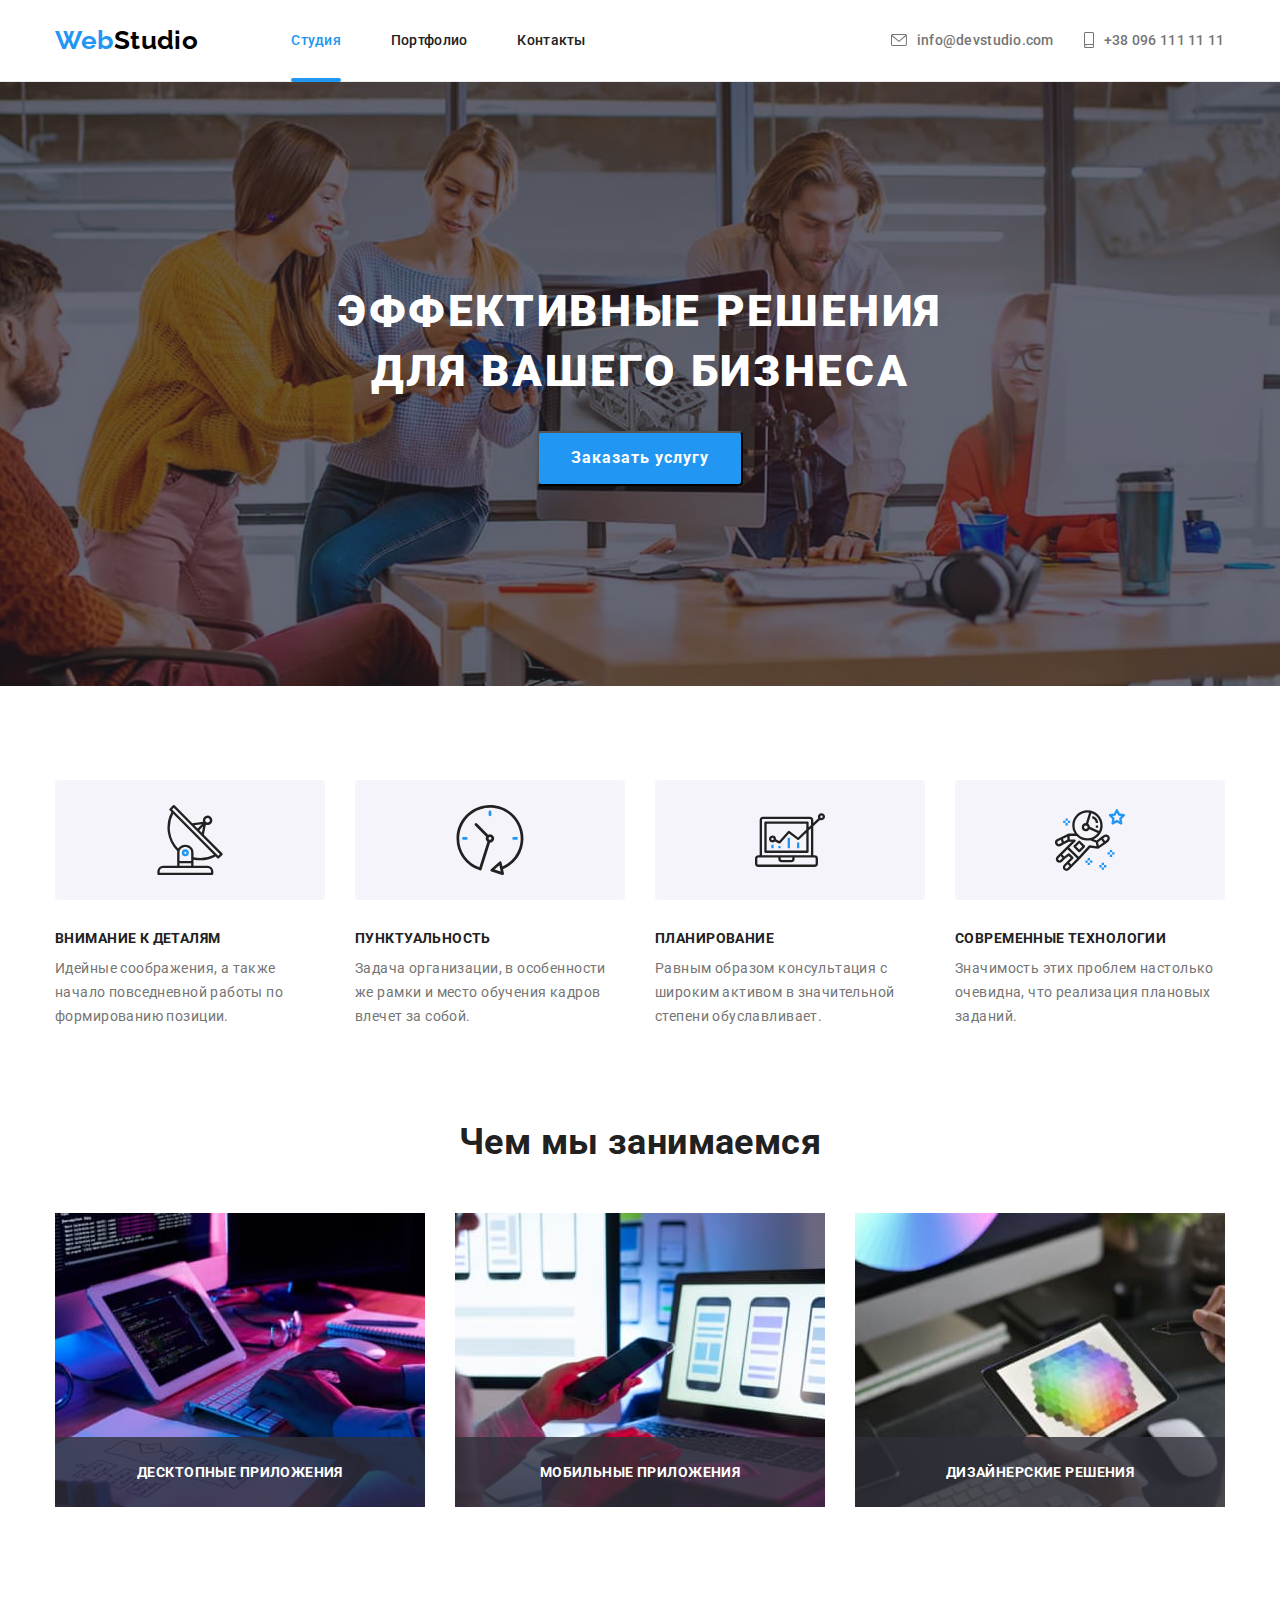
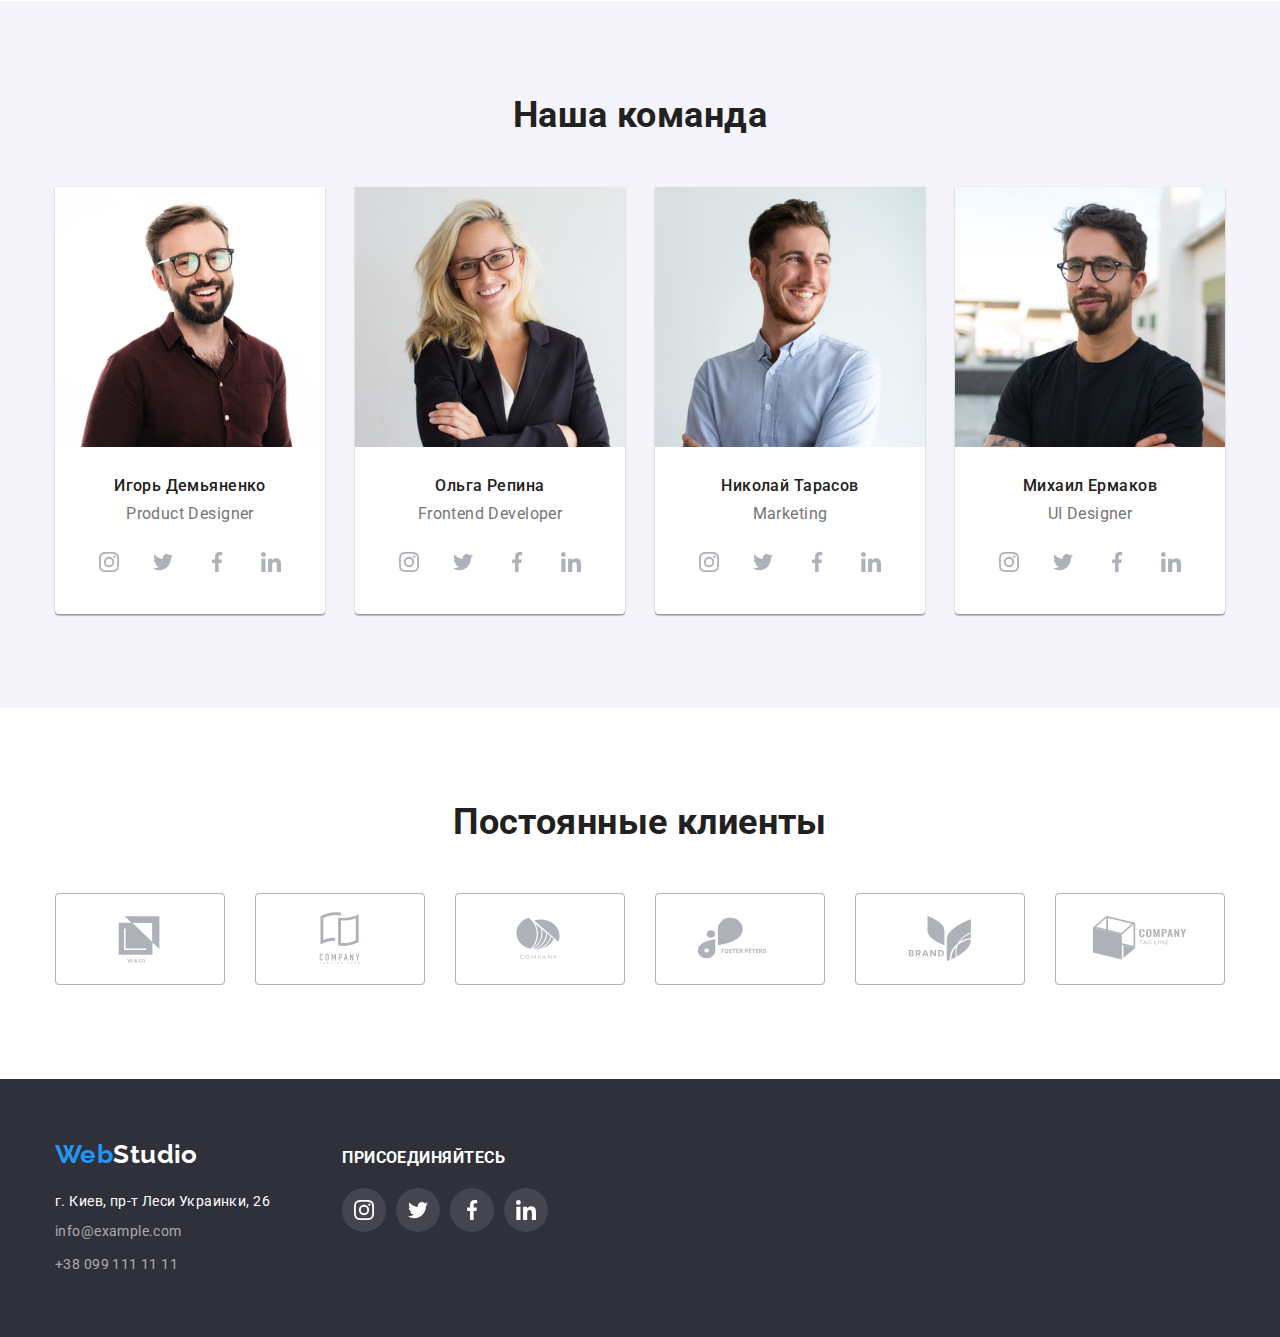
<file: index.html>
<!DOCTYPE html>
<html lang="en">

<head>
    <meta charset="UTF-8">
    <meta http-equiv="X-UA-Compatible" content="IE=edge">
    <meta name="viewport" content="width=device-width, initial-scale=1.0">
    <title>WebStudio</title>
    <link rel="preconnect" href="https://fonts.googleapis.com">
    <link rel="preconnect" href="https://fonts.gstatic.com" crossorigin>
    <link
        href="https://fonts.googleapis.com/css2?family=Raleway:wght@700&family=Roboto:wght@400;500;700;900&display=swap"
        rel="stylesheet">

    <link rel="stylesheet" href="https://cdn.jsdelivr.net/npm/modern-normalize@1.1.0/modern-normalize.min.css" />
    <link rel="stylesheet" href="./css/styles.css">
</head>

<body>
    <header class="page-heder">
        <div class="container heder">
            <nav class="main-nav">
                <a class="logo" href="./index.html" aria-label="Посилання на студію" lang="en">Web<span
                        class="studio">Studio</span></a>
                <ul class="site-nav list">
                    <li class="item studio-hover">
                        <a href="./index.html" class="link current">Студия</a>
                    </li>
                    <li class="item"><a href="./portfolio.html" class="link">Портфолио</a></li>
                    <li class="item"><a href="" class="link">Контакты</a></li>
                </ul>
            </nav>
            <div class="heder-contacts">
                <ul class="contacts list">
                    <li class="item contacts-item">
                        <div class="contact-mail">
                        <a href="mailto:info@devstudio.com" class="contacts-link">
                            <svg class="envelope" width="16" height="12">
                                <use href="./images/icons.svg#icon-envelope"></use>
                            </svg>info@devstudio.com
                        </a>
                        </div>
                     
                    </li>
                    <li class="item contacts-item">
                        <div class="contakt-phone">
                         <a href="tel:+380961111111" class="contacts-link">
                            <svg class="smartphone" width="10" height="16">
                                <use href="./images/icons.svg#icon-smartphone"></use>
                            </svg> +38 096 111 11 11
                         </a>
                        </div>
                        
                    </li>
                </ul>
            </div>
        </div>
    </header>

    <main>
        <section class="hero overlay">
            <div class="container ">
                <h1 class="hero-title">Эффективные решения для вашего бизнеса </h1>
                <button  class="hero-button" type="button" data-modal-open>Заказать услугу </button>
            </div>
        </section>
        <section class="section specialty">
            <div class="container specialty-conteiner">
                <h2 class="section-title h-hidden"> Основные критерии</h2>
                <ul class="list specialty-list">
                    <li class="specialty-item icon-antenna ">
                        <div class="specialty-icon">
                            <svg width="70" height="70">
                                <use href="./images/icons.svg#icon-antenna"></use>
                            </svg>
                        </div>
                        <h3 class="h-title">Внимание к деталям</h3>
                        <p class="p-text">Идейные соображения, а также начало повседневной работы по формированию
                            позиции.</p>
                    </li>
                    <li class="specialty-item icon-clock">
                        <div class="specialty-icon">
                            <svg width="70" height="70">
                                <use href="./images/icons.svg#icon-clock"></use>
                            </svg>
                        </div>
                        <h3 class="h-title">Пунктуальность</h3>
                        <p class="p-text">Задача организации, в особенности же рамки и место обучения кадров влечет за
                            собой.</p>
                    </li>
                    <li class="specialty-item icon-diagram">
                        <div class="specialty-icon">
                            <svg width="70" height="70">
                                <use href="./images/icons.svg#icon-diagram"></use>
                            </svg>
                        </div>
                        <h3 class="h-title">Планирование</h3>
                        <p class="p-text">Равным образом консультация с широким активом в значительной степени
                            обуславливает.</p>
                    </li>
                    <li class="specialty-item icon-astronaut">
                        <div class="specialty-icon">
                            <svg width="70" height="70">
                                <use href="./images/icons.svg#icon-astronaut"></use>
                            </svg>
                        </div>
                        <h3 class="h-title">Современные технологии</h3>
                        <p class="p-text">Значимость этих проблем настолько очевидна, что реализация плановых заданий.
                        </p>
                    </li>
                </ul>
            </div>
        </section>
        <section class="section ">
            <div class="container">
                <h2 class="section-title">Чем мы занимаемся</h2>
                <ul class="list img-list ">
                    <li class="img-item ">
                        <img class="img-label" src="./images/box1.jpg" alt="отображена работа над файлом-html" width="370">
                        <p class="label-text"> Десктопные приложения</p>
                    </li>
                    <li class="img-item ">
                        <img class="img-label" src="./images/box2.jpg"
                            alt="отображена работа с гаджетами (телефон+ноутбук)" width="370">
                        <p class="label-text"> Мобильные приложения</p>
                       
                    </li>
                    <li class="img-item ">
                        <img class="img-label" src="./images/box3.jpg" alt="на планшете отображена палитра тонов" width="370">
                        <p class="label-text"> Дизайнерские решения</p>
                    </li>
                </ul>
            </div>
        </section>
        <section class="section team">
            <div class="container">
                <h2 class="section-title">Наша команда </h2>
                <ul class="list team-list card-set">
                    <li class="team-item card-set-item">
                        <img class="team-img" src="./images/ИгорьДемьяненко.jpg" alt="team member card 1 " width="270">
                        <div class="team-card-name">
                            <h3 class="team-title">Игорь Демьяненко</h3>
                            <p class="team-text" lang="en">Product Designer</p>
                            <ul class="social-media list">
                                <li class="list social-media-item">
                                    <a class="social-media-link " href="" target="_blank" rel="noopener noreferrer" aria-label="instagram">
                                        <svg class="social-media-icon" width="20" height="20">
                                            <use href="./images/icons.svg#icon-instagram"></use>
                                        </svg>
                                    </a>
                            
                                </li>
                                <li class="list social-media-item">
                                    <a class="social-media-link " href="" target="_blank" rel="noopener noreferrer" aria-label="twitter">
                                        <svg class="social-media-icon" width="20" height="20">
                                            <use href="./images/icons.svg#icon-twitter"></use>
                                        </svg>
                                    </a>
                            
                                </li>
                                <li class="list social-media-item">
                                    <a class="social-media-link " href="" target="_blank" rel="noopener noreferrer" aria-label="facebook">
                                        <svg class="social-media-icon" width="20" height="20">
                                            <use href="./images/icons.svg#icon-facebook"></use>
                                        </svg>
                                    </a>
                                </li>
                                <li class="list social-media-item">
                                    <a class="social-media-link " href="" target="_blank" rel="noopener noreferrer" aria-label="linkedin">
                                        <svg class="social-media-icon" width="20" height="20">
                                            <use href="./images/icons.svg#icon-linkedin"></use>
                                        </svg>
                                    </a>
                                </li>
                            </ul>
                        </div>

                    </li>
                    <li class="team-item card-set-item">
                        <img class="team-img" src="./images/ОльгаРепина.jpg" alt="team member card 2" width="270">
                        <div class="team-card-name">
                            <h3 class="team-title">Ольга Репина</h3>
                            <p class="team-text" lang="en">Frontend Developer</p>
                            <ul class="social-media list">
                                <li class="list social-media-item">
                                    <a class="social-media-link " href="" target="_blank" rel="noopener noreferrer" aria-label="instagram">
                                        <svg class="social-media-icon" width="20" height="20">
                                            <use href="./images/icons.svg#icon-instagram"></use>
                                        </svg>
                                    </a>
                            
                                </li>
                                <li class="list social-media-item">
                                    <a class="social-media-link " href="" target="_blank" rel="noopener noreferrer" aria-label="twitter">
                                        <svg class="social-media-icon" width="20" height="20">
                                            <use href="./images/icons.svg#icon-twitter"></use>
                                        </svg>
                                    </a>
                            
                                </li>
                                <li class="list social-media-item">
                                    <a class="social-media-link " href="" target="_blank" rel="noopener noreferrer" aria-label="facebook">
                                        <svg class="social-media-icon" width="20" height="20">
                                            <use href="./images/icons.svg#icon-facebook"></use>
                                        </svg>
                                    </a>
                                </li>
                                <li class="list social-media-item">
                                    <a class="social-media-link " href="" target="_blank" rel="noopener noreferrer" aria-label="linkedin">
                                        <svg class="social-media-icon" width="20" height="20">
                                            <use href="./images/icons.svg#icon-linkedin"></use>
                                        </svg>
                                    </a>
                                </li>
                            </ul>
                        </div>

                    </li>
                    <li class="team-item card-set-item">
                        <img class="team-img" src="./images/НиколайТарасов.jpg" alt="team member card 3" width="270">
                        <div class="team-card-name">
                            <h3 class="team-title">Николай Тарасов</h3>
                            <p class="team-text" lang="en">Marketing</p>
                            <ul class="social-media list">
                                <li class="list social-media-item">
                                    <a class="social-media-link " href="" target="_blank" rel="noopener noreferrer" aria-label="instagram">
                                        <svg class="social-media-icon" width="20" height="20">
                                            <use href="./images/icons.svg#icon-instagram"></use>
                                        </svg>
                                    </a>
                            
                                </li>
                                <li class="list social-media-item">
                                    <a class="social-media-link " href="" target="_blank" rel="noopener noreferrer" aria-label="twitter">
                                        <svg class="social-media-icon" width="20" height="20">
                                            <use href="./images/icons.svg#icon-twitter"></use>
                                        </svg>
                                    </a>
                            
                                </li>
                                <li class="list social-media-item">
                                    <a class="social-media-link " href="" target="_blank" rel="noopener noreferrer" aria-label="facebook">
                                        <svg class="social-media-icon" width="20" height="20">
                                            <use href="./images/icons.svg#icon-facebook"></use>
                                        </svg>
                                    </a>
                                </li>
                                <li class="list social-media-item">
                                    <a class="social-media-link " href="" target="_blank" rel="noopener noreferrer" aria-label="linkedin">
                                        <svg class="social-media-icon" width="20" height="20">
                                            <use href="./images/icons.svg#icon-linkedin"></use>
                                        </svg>
                                    </a>
                                </li>
                            </ul>
                        </div>

                    </li>
                    <li class="team-item card-set-item">
                        <img class="team-img" src="./images/МихаилЕрмаков.jpg" alt="team member card 4" width="270">
                        <div class="team-card-name">
                            <h3 class="team-title">Михаил Ермаков</h3>
                            <p class="team-text" lang="en">UI Designer </p>
                            <ul class="social-media list">
                                <li class="list social-media-item">
                                    <a class="social-media-link " href="" target="_blank" rel="noopener noreferrer" aria-label="instagram">
                                        <svg class="social-media-icon" width="20" height="20">
                                            <use href="./images/icons.svg#icon-instagram"></use>
                                        </svg>
                                    </a>
                            
                                </li>
                                <li class="list social-media-item">
                                    <a class="social-media-link " href="" target="_blank" rel="noopener noreferrer" aria-label="twitter">
                                        <svg class="social-media-icon" width="20" height="20">
                                            <use href="./images/icons.svg#icon-twitter"></use>
                                        </svg>
                                    </a>
                            
                                </li>
                                <li class="list social-media-item">
                                    <a class="social-media-link " href="" target="_blank" rel="noopener noreferrer" aria-label="facebook">
                                        <svg class="social-media-icon" width="20" height="20">
                                            <use href="./images/icons.svg#icon-facebook"></use>
                                        </svg>
                                    </a>
                                </li>
                                <li class="list social-media-item">
                                    <a class="social-media-link " href="" target="_blank" rel="noopener noreferrer" aria-label="linkedin">
                                        <svg class="social-media-icon" width="20" height="20">
                                            <use href="./images/icons.svg#icon-linkedin"></use>
                                        </svg>
                                    </a>
                                </li>
                            </ul>
                        </div>

                    </li>
                </ul>
            </div>
        </section>
        <section class="section">
            <div class="container">
                <h2 class="section-title title-clients">Постоянные клиенты</h2>
                <ul class="clients">
                    <li class="list clients-items">
                        <svg class="clients-icon" width="106" height="60">
                            <use href="./images/icons.svg#icon-logo"></use>
                        </svg>
                    </li>
                    <li class="list clients-items">
                        <svg class="clients-icon" width="106" height="60">
                            <use href="./images/icons.svg#icon-logo-1"></use>
                        </svg>
                    </li>
                    <li class="list clients-items">
                        <svg class="clients-icon" width="106" height="60">
                            <use href="./images/icons.svg#icon-logo-2"></use>
                        </svg>
                    </li>
                    <li class="list clients-items">
                        <svg class="clients-icon" width="106" height="60">
                            <use href="./images/icons.svg#icon-logo-3"></use>
                        </svg>
                    </li>
                    <li class="list clients-items">
                        <svg class="clients-icon" width="106" height="60">
                            <use href="./images/icons.svg#icon-logo-4"></use>
                        </svg>
                    </li>
                    <li class="list clients-items">
                        <svg class="clients-icon" width="106" height="60">
                            <use href="./images/icons.svg#icon-logo-6"></use>
                        </svg>
                    </li>
                </ul>
            </div>

        </section>
    </main>
    <footer class="page-footer">
        <div class="container container-footer">
            <div class="address-container">
                <a class="logo footer-logo" href="./index.html" aria-label="Посилання на студію" lang="en">Web<span
                        class="footer-studio">Studio</span></a>
                <address class="address-text">
                    <div class="address-box">
                        <ul class="list">
                            <li class="google-address">
                                <a href="https://www.google.com.ua/maps/place/бул.+Леси+Украинки,+26,+Киев,+Украина"
                                    class="address-link">г.
                                    Киев, пр-т Леси
                                    Украинки, 26</a>
                            </li>
                            <li class="mail-adress"><a href="mailto:info@example.com " class="link-footer">info@example.com</a>
                            </li>
                            <li class="tel-number"><a href="tel:+380991111111" class="link-footer"> +38 099 111 11 11 </a></li>
                        </ul>
                    </div>
                
                </address>
            </div>
           
            <div class="social">
                <h3 class="title">присоединяйтесь</h3>
                <ul class="social-media list">
                    <li class="list social-media-item">
                        <a class="social-media-link social-footer link" href="" target="_blank" rel="noopener noreferrer" aria-label="instagram">
                            <svg class="social-icon" width="20" height="20">
                                <use href="./images/icons.svg#icon-instagram"></use>
                            </svg>
                        </a>
                
                    </li>
                    <li class="list social-media-item">
                        <a class="social-media-link social-footer link" href="" target="_blank" rel="noopener noreferrer" aria-label="twitter">
                            <svg class="social-icon" width="20" height="20">
                                <use href="./images/icons.svg#icon-twitter"></use>
                            </svg>
                        </a>
                
                    </li>
                    <li class="list social-media-item">
                        <a class="social-media-link social-footer link" href="" target="_blank" rel="noopener noreferrer" aria-label="facebook">
                            <svg class="social-icon" width="20" height="20">
                                <use href="./images/icons.svg#icon-facebook"></use>
                            </svg>
                        </a>
                    </li>
                    <li class="list social-media-item">
                        <a class="social-media-link social-footer link" href="" target="_blank" rel="noopener noreferrer" aria-label="linkedin">
                            <svg class="social-icon" width="20" height="20">
                                <use href="./images/icons.svg#icon-linkedin"></use>
                            </svg>
                        </a>
                    </li>
                </ul>
            
            </div>
        </div>

    </footer>

    <!--модальне вікно-->
    <div class="backdrop is-hidden" data-modal>
        <div class="modal">
            <button  class="modal-close-btn" type="button" data-modal-close>
                <svg width="18" height="18">
                    <use href="./images/icons.svg#icon-close"></use>
                </svg>
            </button>
        </div>
    </div>

    <script src="./js/modal.js"></script>
</body>

</html>
</file>
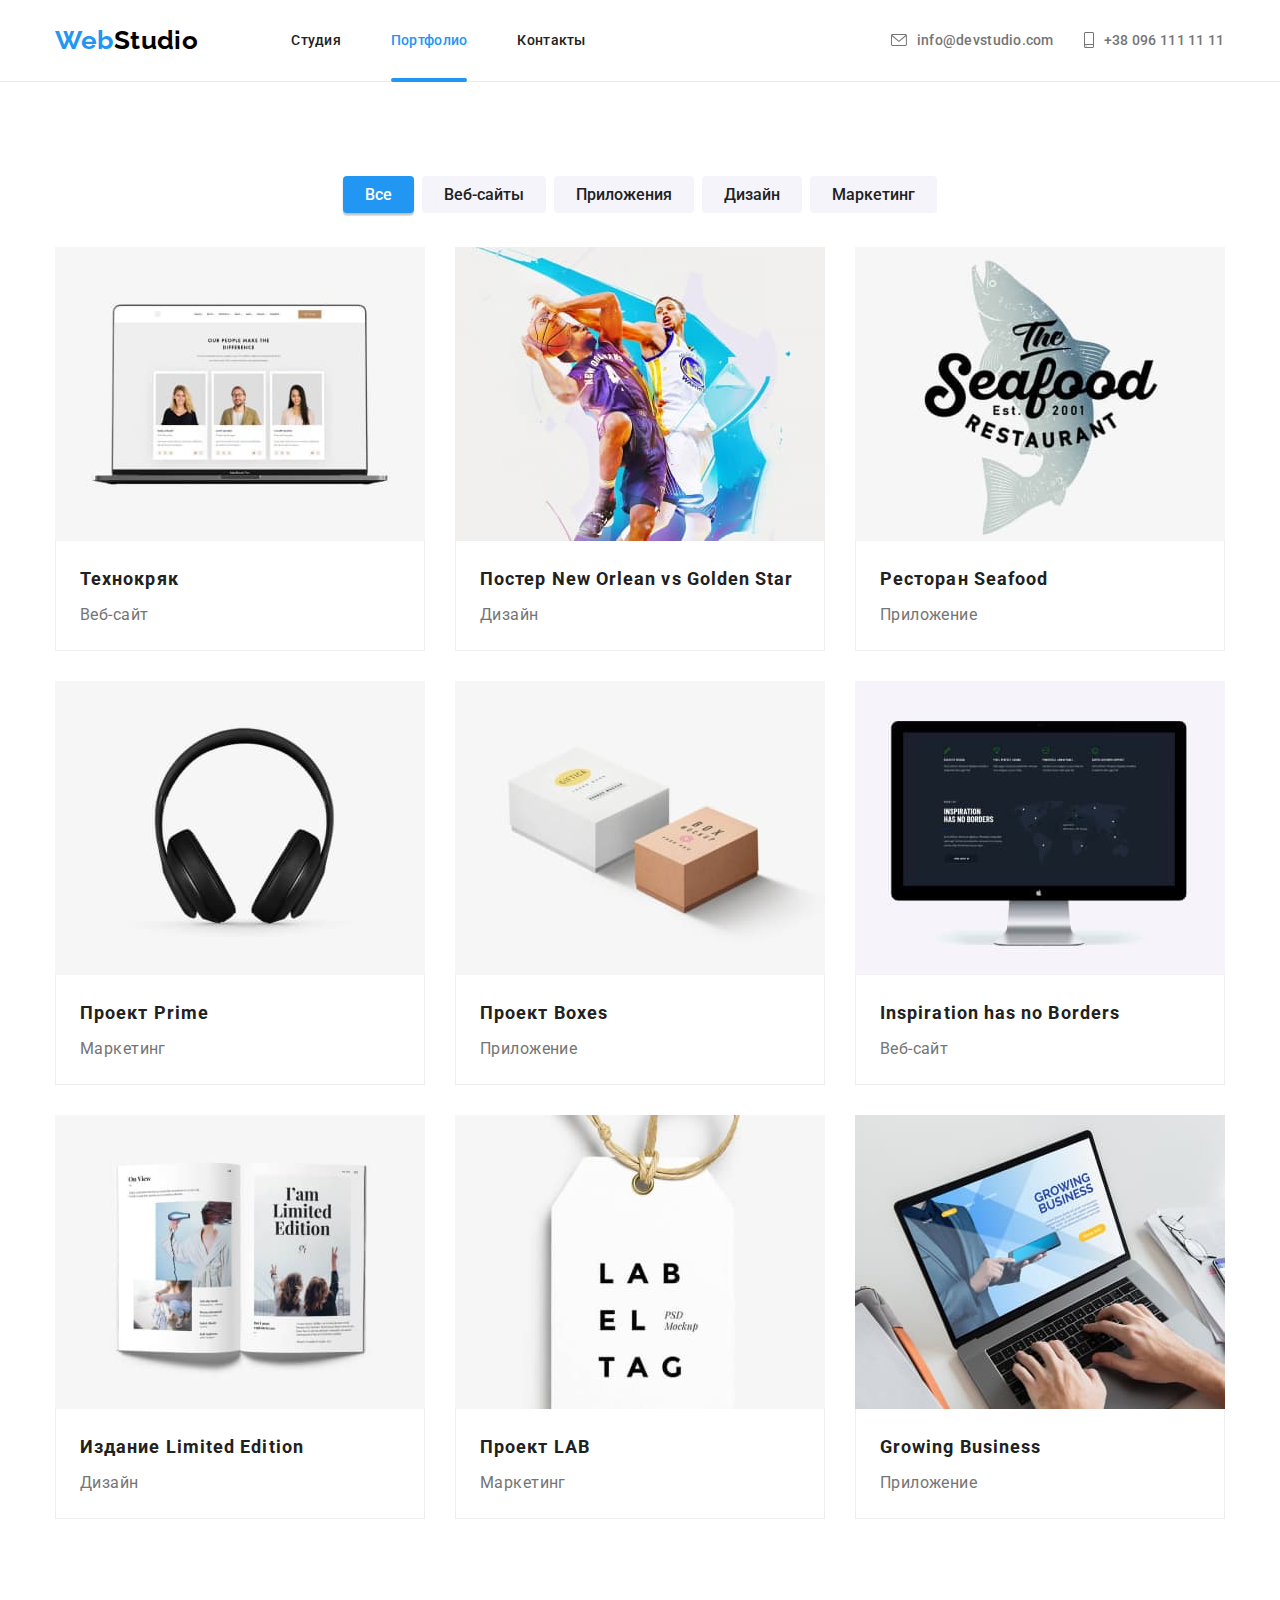
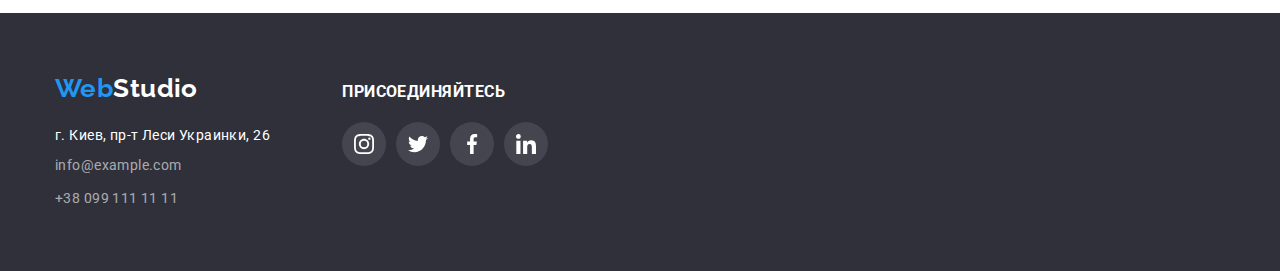
<file: portfolio.html>
<!DOCTYPE html>
<html lang="en">
<head>
    <meta charset="UTF-8">
    <meta http-equiv="X-UA-Compatible" content="IE=edge">
    <meta name="viewport" content="width=device-width, initial-scale=1.0">
    <title>WebStudio</title>
    <link rel="preconnect" href="https://fonts.googleapis.com">
    <link rel="preconnect" href="https://fonts.gstatic.com" crossorigin>
    <link href="https://fonts.googleapis.com/css2?family=Raleway:wght@700&family=Roboto:wght@400;500;700;900&display=swap"
      rel="stylesheet">
      
    <link rel="stylesheet" href="https://cdn.jsdelivr.net/npm/modern-normalize@1.1.0/modern-normalize.min.css" />
    <link rel="stylesheet" href="./css/styles.css">
</head>
<body>
  <header class="page-heder">
    <div class="container heder">
      <nav class="main-nav">
        <a class="logo" href="./index.html" aria-label="Посилання на студію" lang="en">Web<span
            class="studio">Studio</span></a>
        <ul class="site-nav list">
          <li class="item"><a href="./index.html" class="link ">Студия</a></li>
          <li class="item studio-hover"><a href="./portfolio.html" class="link current">Портфолио</a></li>
          <li class="item"><a href="" class="link">Контакты</a></li>
        </ul>
      </nav>
      <div class="heder-contacts"> 
        <ul class="contacts list">
        <li class="item">
          <a href="mailto:info@devstudio.com" class="contacts-link">
          <svg class="envelope" width="16" height="12">
          <use href="./images/icons.svg#icon-envelope"></use>
        </svg>info@devstudio.com</a>
      </li>
        <li class="item">
          <a href="tel:+380961111111" class="contacts-link">
          <svg class="smartphone" width="10" height="16">
          <use href="./images/icons.svg#icon-smartphone"></use>
        </svg> +38 096 111 11 11</a>
      </li>
       </ul>
      </div>
    
    </div>
  </header>

    <main>
     <section class="section ">
      <div class="container">
          <h1 class=" h-hidden">Portfolio</h1>
          <ul class="button-list list">
            <li class="button-item"><button class="filter-button current" type="button">Все</button></li>
            <li class="button-item"><button class="filter-button" type="button">Веб-сайты</button></li>
            <li class="button-item"><button class="filter-button" type="button">Приложения</button></li>
            <li class="button-item"><button class="filter-button" type="button">Дизайн</button></li>
            <li class="button-item"><button class="filter-button" type="button">Маркетинг</button></li>
          </ul>
          <ul class="list portfolio-card card-set">
            <li class="card-set-item  portfolio-card-img">
              <a   href=""  > 
                <div class="portfolio-item">
                        <img src="./images/portfolio-img/технокряк.jpg" alt="лептоп с визуализацией команды" width="370">
                        <div class="portfolio-overlay">
                          <p class="portfolio-desc">
                            Ресурс предлагает комплексные предложения с разным уровнем функционала и сервисов. Все это позволит посетителю
                            получить
                            исчерпывающие сведения о компании или частном лице.
                          </p>
                        </div>
                </div>
               
                 <div class="card-name card-title">
                  <h2 class=" portfolio-title">Технокряк</h2>
                  <p class=" portfolio-text">Веб-сайт</p>
                </div>
              </a>
            </li>
            <li class="card-set-item portfolio-card-img">
              <a href=""> 
                <div class="portfolio-item">
                    <img src="./images/portfolio-img/ПостерNewOrleanvsGoldenStar.jpg" alt="игроки баскетбола во время прыжка" width="370">
                    <div class="portfolio-overlay">
                      <p class="portfolio-desc">
                        Ресурс предлагает комплексные предложения с разным уровнем функционала и сервисов. Все это позволит посетителю
                        получить
                        исчерпывающие сведения о компании или частном лице.
                      </p>
                    </div>
                </div>
                
                <div class="card-name card-title">
                   <h2 class=" portfolio-title">Постер New Orlean vs Golden Star</h2>
                   <p class=" portfolio-text">Дизайн</p>
                </div>
              </a>
            </li>
            <li class="card-set-item portfolio-card-img">
              <a href="">
                <div class="portfolio-item">
                  <img src="./images/portfolio-img/РесторанSeafood.jpg" alt="логотип ресторана" width="370">
                  <div class="portfolio-overlay">
                    <p class="portfolio-desc">
                      Ресурс предлагает комплексные предложения с разным уровнем функционала и сервисов. Все это позволит посетителю
                      получить
                      исчерпывающие сведения о компании или частном лице.
                    </p>
                </div>
                
                </div>
                <div class="card-name card-title">  
                <h2 class="portfolio-title">Ресторан Seafood</h2>
                <p class="portfolio-text">Приложение</p>
                </div>
              </a>
            </li>
            <li class="card-set-item portfolio-card-img">
              <a href="">
                <div class="portfolio-item">
                  <img src="./images/portfolio-img/ПроектPrime.jpg" alt="безпроводные наушники" width="370">
                  <div class="portfolio-overlay">
                    <p class="portfolio-desc">
                      Ресурс предлагает комплексные предложения с разным уровнем функционала и сервисов. Все это позволит посетителю
                      получить
                      исчерпывающие сведения о компании или частном лице.
                    </p>
                  </div>
                </div>
               
                <div class="card-name card-title"> 
                  <h2 class="portfolio-title">Проект Prime</h2>
                  <p class="portfolio-text">Маркетинг</p>
                 </div>
              </a>
            </li>
            <li class="card-set-item portfolio-card-img">
              <a href="">
                <div class="portfolio-item">
                    <img src="./images/portfolio-img/ПроектBoxes.jpg" alt="две коробки: белая и бежевая" width="370">
                    <div class="portfolio-overlay">
                      <p class="portfolio-desc">
                        Ресурс предлагает комплексные предложения с разным уровнем функционала и сервисов. Все это позволит посетителю
                        получить
                        исчерпывающие сведения о компании или частном лице.
                      </p>
                    </div>
                </div>
                
                <div class="card-name card-title">
                 <h2 class="portfolio-title">Проект Boxes</h2>
                 <p class="portfolio-text">Приложение</p>
                </div>
              </a>
            </li>
            <li class="card-set-item portfolio-card-img">
              <a href=""> 
                <div class="portfolio-item">
                <img src="./images/portfolio-img/InspirationHasNoBorders.jpg" alt="монитор с изображением сайта" width="370">
                 <div class="portfolio-overlay">
                  <p class="portfolio-desc">
                    Ресурс предлагает комплексные предложения с разным уровнем функционала и сервисов. Все это позволит посетителю
                    получить
                    исчерпывающие сведения о компании или частном лице.
                  </p>
                 </div>
                </div>
                
                 <div class="card-name card-title">
                  <h2 lang="en" class="portfolio-title">Inspiration has no Borders</h2>
                  <p class="portfolio-text">Веб-сайт</p>
                  </div>
               </a>
            </li>
            <li class="card-set-item portfolio-card-img">
              <a href=""> 
                <div class="portfolio-item">
                  <img src="./images/portfolio-img/ИзданиеLimitedEdition.jpg" alt="открытая книга с илюстрациями" width="370">
                  <div class="portfolio-overlay">
                    <p class="portfolio-desc">
                      Ресурс предлагает комплексные предложения с разным уровнем функционала и сервисов. Все это позволит посетителю
                      получить
                      исчерпывающие сведения о компании или частном лице.
                    </p>
                  </div>
                </div>
               
                <div class="card-name card-title">  
                 <h2 class="portfolio-title">Издание Limited Edition</h2>
                 <p class="portfolio-text">Дизайн</p>
                </div>
              </a>
            </li>
            <li class="card-set-item portfolio-card-img">
              <a href=""> 
                <div class="portfolio-item">
                <img src="./images/portfolio-img/ПроектLAB.jpg" alt="бирка с логотипом" width="370">
                <div class="portfolio-overlay">
                  <p class="portfolio-desc">
                    Ресурс предлагает комплексные предложения с разным уровнем функционала и сервисов. Все это позволит посетителю
                    получить
                    исчерпывающие сведения о компании или частном лице.
                  </p>
                </div>
                </div>
                
                <div class="card-name card-title">  
                 <h2 class="portfolio-title">Проект LAB</h2>
                 <p class="portfolio-text">Маркетинг</p>
                </div>
              </a>
            </li>
            <li class="card-set-item portfolio-card-img">
              <a href=""> 
                <div class="portfolio-item">
                    <img src="./images/portfolio-img/GrowingBusiness.jpg" 
                alt="лептоп во время работы" width="370">
                <div class="portfolio-overlay">
                  <p class="portfolio-desc">
                    Ресурс предлагает комплексные предложения с разным уровнем функционала и сервисов. Все это позволит посетителю
                    получить
                    исчерпывающие сведения о компании или частном лице.
                  </p>
                </div>
                </div>
               
                <div class="card-name card-title">  
                  <h2 lang="en" class=" portfolio-title">Growing Business</h2>
                <p class="portfolio-text">Приложение</p></div>
              </a>
            </li>
          </ul>
      </div>
     </section>
    </main>
  <footer class="page-footer">
    <div class="container container-footer">
      <div class="address-container">
        <a class="logo footer-logo" href="./index.html" aria-label="Посилання на студію" lang="en">Web<span
            class="footer-studio">Studio</span></a>
        <address class="address-text">
          <div class="address-box">
            <ul class="list">
              <li class="google-address">
                <a href="https://www.google.com.ua/maps/place/бул.+Леси+Украинки,+26,+Киев,+Украина"
                  class="address-link">г.
                  Киев, пр-т Леси
                  Украинки, 26</a>
              </li>
              <li class="mail-adress"><a href="mailto:info@example.com " class="link-footer">info@example.com</a>
              </li>
              <li class="tel-number"><a href="tel:+380991111111" class="link-footer"> +38 099 111 11 11 </a></li>
            </ul>
          </div>
  
        </address>
      </div>
  
      <div class="social">
        <h3 class="title">присоединяйтесь</h3>
        <ul class="social-media list">
          <li class="list social-media-item">
            <a class="social-media-link social-footer link" href="" target="_blank" rel="noopener noreferrer"
              aria-label="instagram">
              <svg class="social-icon" width="20" height="20">
                <use href="./images/icons.svg#icon-instagram"></use>
              </svg>
            </a>
  
          </li>
          <li class="list social-media-item">
            <a class="social-media-link social-footer link" href="" target="_blank" rel="noopener noreferrer"
              aria-label="twitter">
              <svg class="social-icon" width="20" height="20">
                <use href="./images/icons.svg#icon-twitter"></use>
              </svg>
            </a>
  
          </li>
          <li class="list social-media-item">
            <a class="social-media-link social-footer link" href="" target="_blank" rel="noopener noreferrer"
              aria-label="facebook">
              <svg class="social-icon" width="20" height="20">
                <use href="./images/icons.svg#icon-facebook"></use>
              </svg>
            </a>
          </li>
          <li class="list social-media-item">
            <a class="social-media-link social-footer link" href="" target="_blank" rel="noopener noreferrer"
              aria-label="linkedin">
              <svg class="social-icon" width="20" height="20">
                <use href="./images/icons.svg#icon-linkedin"></use>
              </svg>
            </a>
          </li>
        </ul>
  
      </div>
    </div>
  
  </footer>
 


</body>
</html>
</file>
<file: css/styles.css>
/*цвет основного текста #212121*/
/*цвет вторичного текста #757575;*/
/* цвет кнопок акцент #2196F3*/
/* цвет белый, герой, кнопки #FFFFFF*/

:root {
    --primary-text-color: #757575;
    --title-text-color: #212121;
    --accent-color: #2196F3;
    --background-site-color:#E5E5E5;
    --background-heder-color: #FFFFFF;
    --footer-color:#2F303A;
    --background-section-color: #F5F4FA;
    --color-contacts-address: rgba(255, 255, 255, 0.6);
    --color-logo-Studio: #000000;
    --hover-hero-button-color:#188CE8;
    --portfolio-card-title-color:#EEEEEE;
    --icon-color:#AFB1B8;
    --items: 4;
    --indent: 30px;
    --hero-color:#C4C4C4;
    --background-label-color: rgba(47, 48, 58, 0.8 );

    --anim-slow: 250ms cubic-bezier(0.4, 0, 0.2, 1);
}


 /*Body*/

body {
    color:var(--primary-text-color);
    font-family: Roboto, sans-serif; 
    letter-spacing: 0.03em;
    font-size: 14px;
}
/*reset*/

h1, h2, h3, p{
 margin: 0;
}
.list {
    list-style: none;
    margin: 0;
    padding: 0;
}
img {
    display: block;
    max-width: 100%;
    height: auto;
}

/*сітка із застосуванням flex-box*/

.card-set {
    display: flex;
    flex-wrap: wrap;
    margin: calc(-1 * var(--indent) / 2);
}

.card-set-item {
    flex-basis: calc((100% - var(--indent) * var(--items)) / var(--items));
    margin: calc(var(--indent) / 2);
    transition: box-shadow var(--anim-slow);
}

a {
    text-decoration: none;
    transition: box-shadow var(--anim-slow);
}

.container {
    width: 1200px;
    padding-left: 15px;
    padding-right: 15px;
    margin-left: auto;
    margin-right: auto;
}
/*heder*/
.page-heder {
    border-bottom: 1px solid #ECECEC;  
    display: block;
}
/*nav*/
.heder, .main-nav {
    display: flex;
    align-items: center;
    justify-content: center;
}

.logo {
    font-family: Raleway, sans-serif;
    font-weight: 700;
    font-size: 26px;
    line-height: 1.2;
    color: var(--accent-color);
    padding-top:  24px;
    padding-bottom: 24px;

    transition: color var(--anim-slow);

}
.studio {
    color: var(--color-logo-Studio);
}

.logo:hover, 
.logo:focus {
color: var(--accent-color);
}

.site-nav, .contacts {
    display: flex;
    align-items: center;
}

.site-nav {
    margin-left: 93px;
    flex-basis: 294px;
}
.site-nav .link,
.contacts .contacts-link{
display: flex;
align-items: center;
justify-content: center;
padding-top: 32px;
padding-bottom: 32px;
font-weight: 500;
font-size: 14px;
line-height: 1.2;
letter-spacing: 0.02em;
}

.site-nav .link{
color: var(--title-text-color);
} 

.site-nav .item:not(:last-child)
{margin-right: 50px;
}

.site-nav .link.current,
.site-nav a:hover,
.site-nav a:focus {
color: var(--accent-color);
}

.studio-hover{
    display: flex;
    align-items: center;
    color: var(--accent-color);
    position: relative;
}

.studio-hover::after {
    display: inline-block;
    position: absolute;
    content: "";
    bottom: -1px;
    left: 0;
    border-radius: 2px;
    width: 100%;
    height: 4px;
    background-color: var(--accent-color);
}


.heder-contacts {
    display: flex;
    align-items: center;
}
.contacts {
    margin-left: 305px;
  
}


.contacts .item:not(:last-child){
margin-right: 30px;
}

.contacts-link {
    color: var(--primary-text-color);

    transition: color var(--anim-slow);
}

.contacts-link:hover,
.contacts-link:focus
 {
    color:var(--accent-color);
}

.envelope,
.smartphone {
    margin-right: 10px;
    fill: currentColor;
}

/*main*/

/*section*/
.section {
    margin: 0px; 
    padding-top: 94px;
    padding-bottom: 94px;
}

/*hero section*/

.hero { 
   background-color: var(--hero-color);
   text-align: center;
   padding: 200px 0;
}
   .overlay{ 
   max-width: 1600px;
   margin-left: auto;
   margin-right: auto;
   background-image: linear-gradient(rgba(47, 48, 58, 0.4), rgba(47, 48, 58, 0.4)),url(../images/img-hero/Img-hero.jpg); 
   background-repeat:no-repeat;
   background-position: center;
   background-size:cover;

}

.hero-title {
    color: var(--background-heder-color);
    font-weight: 900;
    font-size: 44px;
    line-height: 1.36;
    letter-spacing: 0.06em;
    text-transform: uppercase;
    width: 696px;
    margin-left: 237px;
   } 

.hero-button {
    color: var(--background-heder-color);
    background-color: var(--accent-color);
    font-weight: 700;
    font-size: 16px;
    line-height: 1.9;
    letter-spacing: 0.06em;
    cursor: pointer;
    font-family: inherit;
    border-radius: 4px;
    padding: 10px 32px;
    margin-top: 30px;
    box-shadow: 0px 4px 4px rgba(0, 0, 0, 0.15);

    transition: color var(--anim-slow), background-color var(--anim-slow);
    
}

.hero-button:hover,
.hero-button:focus {
 background-color: var(--hover-hero-button-color);
 color: var(--background-heder-color);
}
/*section #2*/
.specialty {
    padding-bottom: 0;
}
.specialty-list {
    display: flex;
}
.specialty-icon{
 content: "";
 height: 120px;
 margin-bottom: 30px;
 display: flex;
 align-items: center;
 justify-content: center;
 background-size: contain;
 background-repeat: no-repeat;
 background-position: center;
 background-color: var(--background-section-color);
 border-radius: 4px;
}

.specialty-list .specialty-item:not(:last-child),
.img-list .img-item:not(:last-child) {
    margin-right: 30px;
}

.specialty-item {
    flex-basis: 270px;
}

.section-title{
    font-weight: 700;
    font-size: 36px;
    line-height: 1.14;
    text-align: center;
    margin-bottom: 50px;
}

.h-hidden {
    display: none;
    opacity: 0;
}

.h-title {
    font-weight: 700;
    font-size: 14px;
    line-height: 1.2;
    text-transform: uppercase;
    margin-bottom: 10px;
}
.section-title, .h-title, 
.team-title {
    color: var(--title-text-color);
}

.p-text {
    font-size: 14px;
    line-height: 1.71;
}

/*section#3*/

.img-list {
    display: flex;
    align-items: center; 
}
 .img-item{
    position: relative;
}

.label-text {
    position: absolute;
    bottom: 0;
    padding: 27px 0;
    width: 100%;
    font-weight: 700;
  
    text-align: center;
    letter-spacing: 0.03em;
    text-transform: uppercase;
    color: var(--background-heder-color);  
    background-color: var(--background-label-color);
}

/*section team*/

.team {
 background-color: var(--background-section-color);
}
.team-list {
    flex-basis: 270px;

}
.team-item {
    box-shadow: 0px 1px 3px rgba(0, 0, 0, 0.12), 0px 1px 1px rgba(0, 0, 0, 0.14), 0px 2px 1px rgba(0, 0, 0, 0.2);
    border-radius: 0px 0px 4px 4px;
    background-color: var(--background-heder-color);
}

.team-card-name {
    padding: 30px 0;
    text-align: center;
}

.team-title {
    font-weight: 500;
    font-size: 16px;
    line-height: 1.18;
    margin-bottom: 10px;
}

.team-text {
    font-size: 16px;
    line-height: 1.18; 
    margin-bottom: 16px;
}

.social-media {
 display: flex;
 justify-content: center;
}

.social-media-item:not(:last-child){
margin-right: 10px;
}

.social-media-link{
    display: flex;
    align-items: center;
    justify-content: center;
    width: 44px;
    height: 44px;
    border-radius: 50%;
    color: var(--icon-color);
    background-color: var(--background-heder-color);

    transition: color var(--anim-slow), background-color var(--anim-slow);
}

.social-media-link:hover,
.social-media-link:focus
 {
    color: var(--background-heder-color);
    background-color: var(--accent-color);
}

.social-media-icon {
    fill: currentColor;
}


/*clients*/
.title-clients {
    margin-bottom: 50px;
}

.clients {
    display: flex;
    justify-content: center;
    margin: 0;
    padding: 0;
}

.clients-items {
    display: flex;
    justify-content: center;
    align-items: center;
   border: 1px solid var(--icon-color);
   border-radius: 4px;
   width: 170px;
   height: 92px;
   color: var(--icon-color);  
   transition: color var(--anim-slow), border var(--anim-slow);
}

.clients-items:hover,
.clients-items:focus{
border: 1px solid var(--accent-color);
color: var(--accent-color);
}

.clients-items:not(:last-child) {
    margin-right: 30px;
}

.clients-icon{
    margin: 16px, 32px;
    fill: currentColor;
}


/*footer*/

footer {
    background: var(--footer-color);
   }

.page-footer {
 display: block;
 padding-top: 60px;
 padding-bottom: 60px;
}
.container-footer {
    display: flex;
    align-items: baseline;
}
.address-container {
    margin-right: 72px;

}

.address-text {
font-size: 14px;
line-height: 1.71;
font-style: normal;
margin-top: 20px;
}

.address-link {
    color: var(--background-heder-color);
}
.google-address {
    margin-bottom: 6px;
}
.link, .link-footer {
    color: var(--color-contacts-address);

    transition: color var(--anim-slow);
}

.link:hover,
.link:focus {
    color: var(--accent-color);
}

.footer-studio {
    color: var(--background-heder-color);
}

.mail-adress {
    margin-bottom: 9px;
}

.social {
    display: flex;
    flex-direction: column;
}

.title {
font-weight: 700;
color: var(--background-heder-color);
margin-bottom: 20px;
letter-spacing: 0.03em;
text-transform: uppercase;
}

.social-footer {
    background-color: rgba(255, 255, 255, 0.1);
    
    transition: background-color var(--anim-slow);
}

.social-icon {
    fill: var(--background-heder-color);    
}


/*portfolio*/

/*стилизація списку кнопок*/

.button-list{
display: flex;
margin-bottom: 34px;
justify-content: center;

}

.button-item:not(:last-child) {
margin-right: 8px;
}

.filter-button {
   background-color: var(--background-section-color);
    color: var(--title-text-color);   
    font-family: inherit;
    font-weight: 500;
    font-size: 16px;
    line-height: 1.6;
    text-align: center;
    border-radius: 4px;
    padding: 6px 22px;
    border: none;

    transition: color var(--anim-slow), background-color var(--anim-slow), box-shadow var(--anim-slow);
   }

.filter-button.current,
.filter-button:hover,
.filter-button:focus{
    background-color: var(--accent-color);
    color: var(--background-heder-color);
    box-shadow: 0px 3px 1px rgba(0, 0, 0, 0.1), 
    0px 1px 2px rgba(0, 0, 0, 0.08), 
    0px 2px 2px rgba(0, 0, 0, 0.12);
   }

/*about portfolio cards*/


   .portfolio-card {
       --items: 3;
   }
   .card-set-item{
    transition: box-shadow var(--anim-slow);
   }
   .card-set-item:hover,
   .card-set-item:focus {
    
    box-shadow: 0px 1px 1px rgba(0, 0, 0, 0.12), 
    0px 4px 4px rgba(0, 0, 0, 0.06), 
     1px 4px 6px rgba(0, 0, 0, 0.16);
   }

   .card-title {
    background-color: var(--background-heder-color);
    border: 1px solid var(--portfolio-card-title-color);
    border-top: none;
   }

  .card-name {
    padding: 20px 24px;
  }
.portfolio-title {
    font-weight: 700;
    font-size: 18px;
    line-height: 2;
    letter-spacing: 0.06em;
    color: var(--title-text-color);
    margin-bottom: 4px;
}

.portfolio-text {
    font-size: 16px;
    line-height: 1.8;
    color: var(--primary-text-color);
 }

 .portfolio-item {
    position: relative;
    overflow: hidden;
 }

.portfolio-overlay {
    position: absolute;
    top: 0;
    left: 0;
    transform: translateY(100%);
    width: 100%;
    height: 100%;
    display: flex;
    align-items: center;
    justify-content: center;
    padding: 63px 24px;
    background-color: rgba(33, 150, 243, 0.9);
    transition: transform var(--anim-slow);
}

.portfolio-desc {
    font-size: 18px;
    line-height: 1.56;
    letter-spacing: 0.03em;
    color: var(--background-heder-color);
    
}

.portfolio-card-img:hover .portfolio-overlay {
transform: translateY(0);
}

   /*модальне вікно*/
   .backdrop {
    position: fixed;
    top: 0;
    left: 0;
    width: 100%;
    height: 100%;

    background-color: rgba(0, 0, 0, 0.2);
    opacity: 1;
    visibility: visible;
    pointer-events: initial;

    transition: opacity var(--anim-slow),
                visibility var(--anim-slow);
    z-index: 1000;

   }

   .backdrop.is-hidden {
       opacity: 0;
       visibility: hidden;
       pointer-events: none;
   }

   .modal {
    position: absolute;
    top: 50%;
    left: 50%;
    transform: translate(-50%, -50%);

    min-width: 528px;
    min-height: 581px;

    background-color: var(--background-heder-color);
    box-shadow: 0px 1px 3px rgba(0, 0, 0, 0.12), 0px 1px 1px rgba(0, 0, 0, 0.14), 0px 2px 1px rgba(0, 0, 0, 0.2);
    border-radius: 4px;
   }

   .modal-close-btn {
    position: absolute;
    top: 0;
    right: 0;

    display: flex;
    align-items: center;
    justify-content: center;

    margin-top: 8px;
    margin-right: 8px;

    padding: 0;
    width: 30px;
    height: 30px;

    background-color: var(--background-heder-color);
    border: 1px solid rgba(0, 0, 0, 0.1);
    box-shadow: 0px 4px 4px rgba(0, 0, 0, 0.25);
    border-radius: 50%;
    cursor: pointer;
   }
</file>
